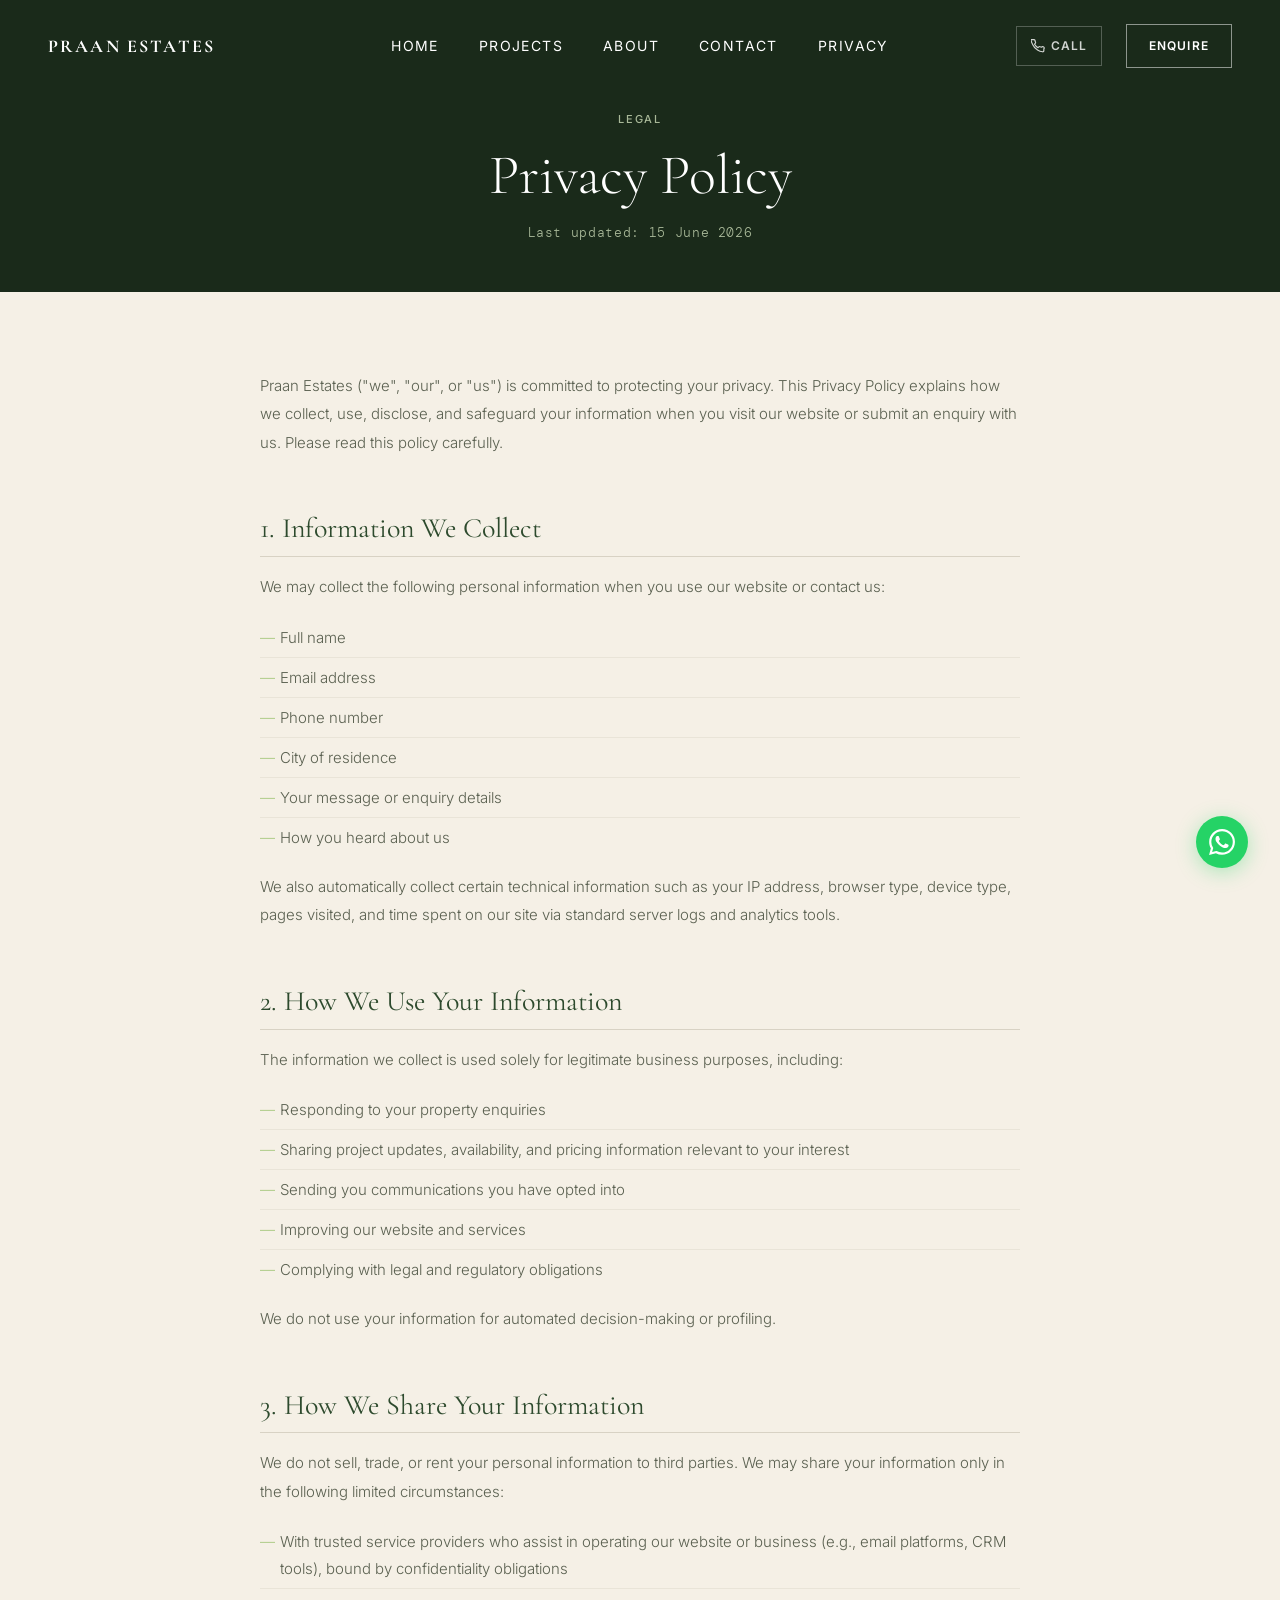
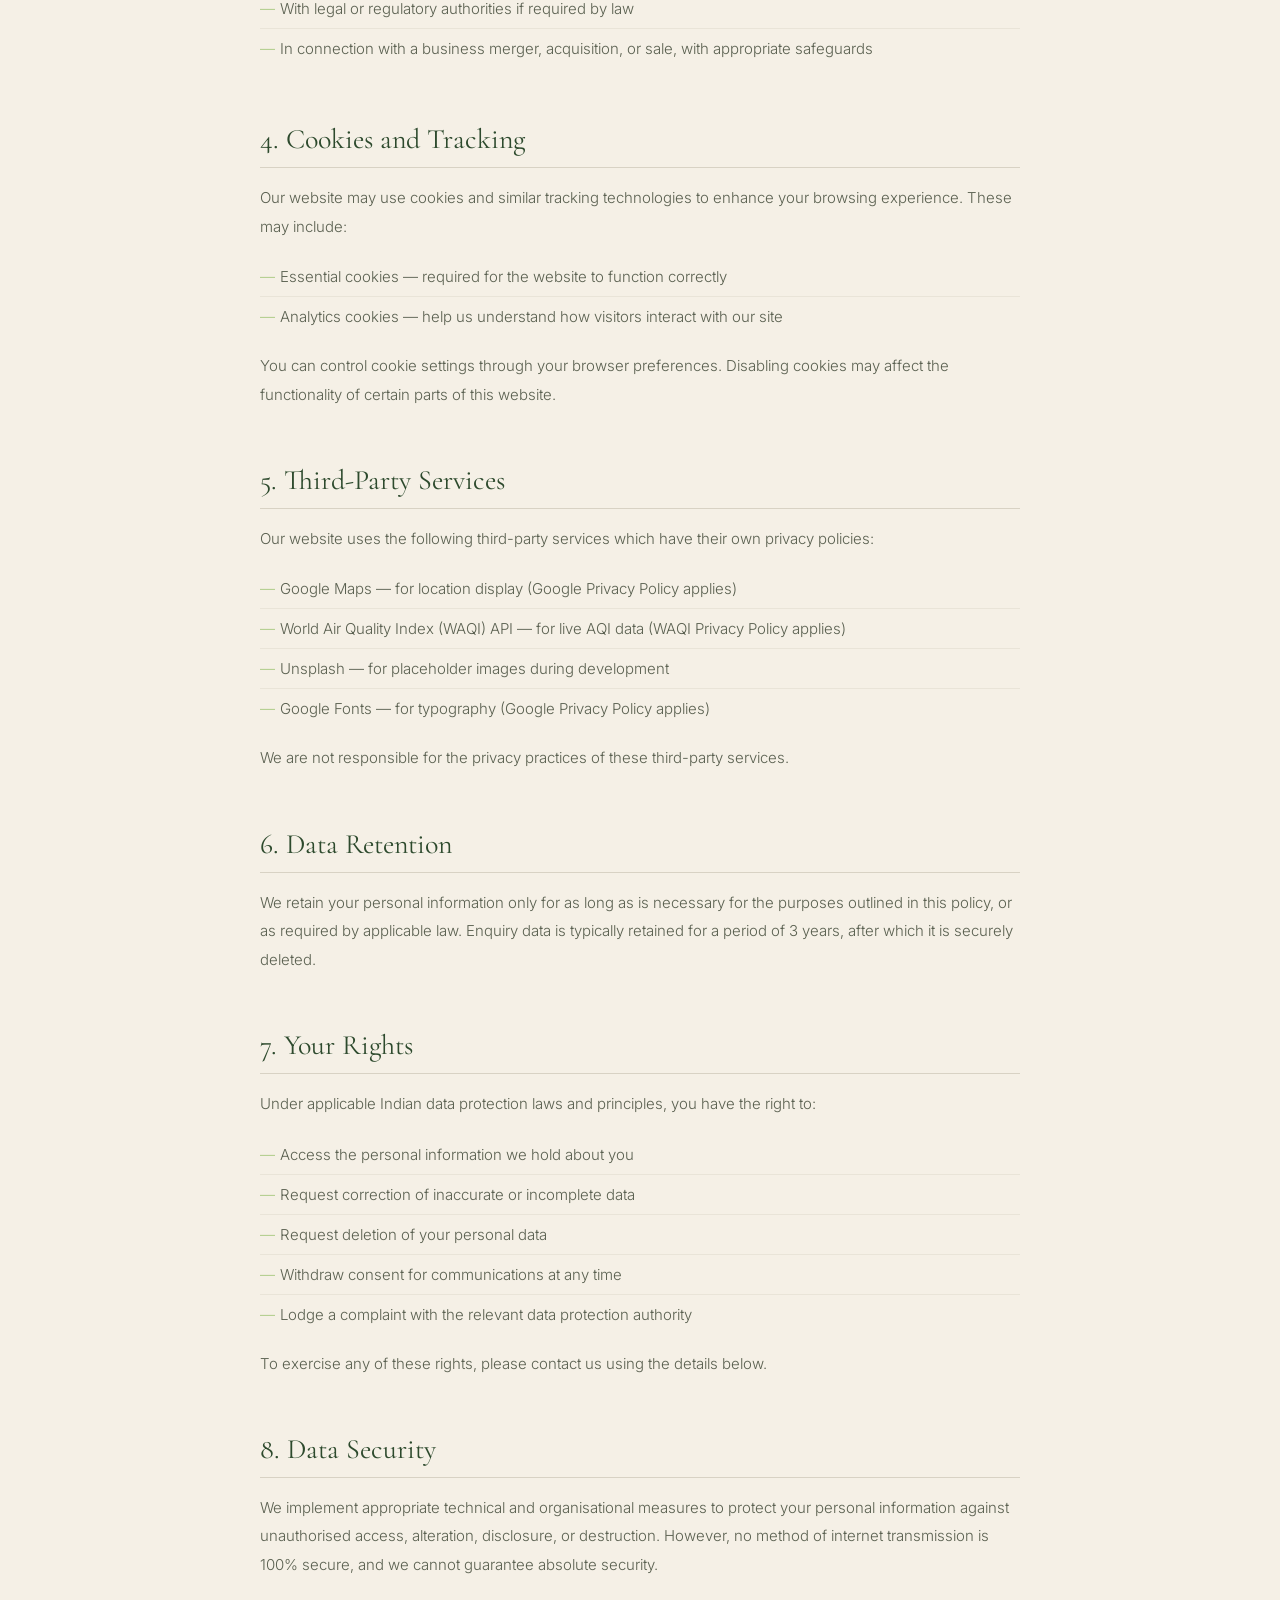
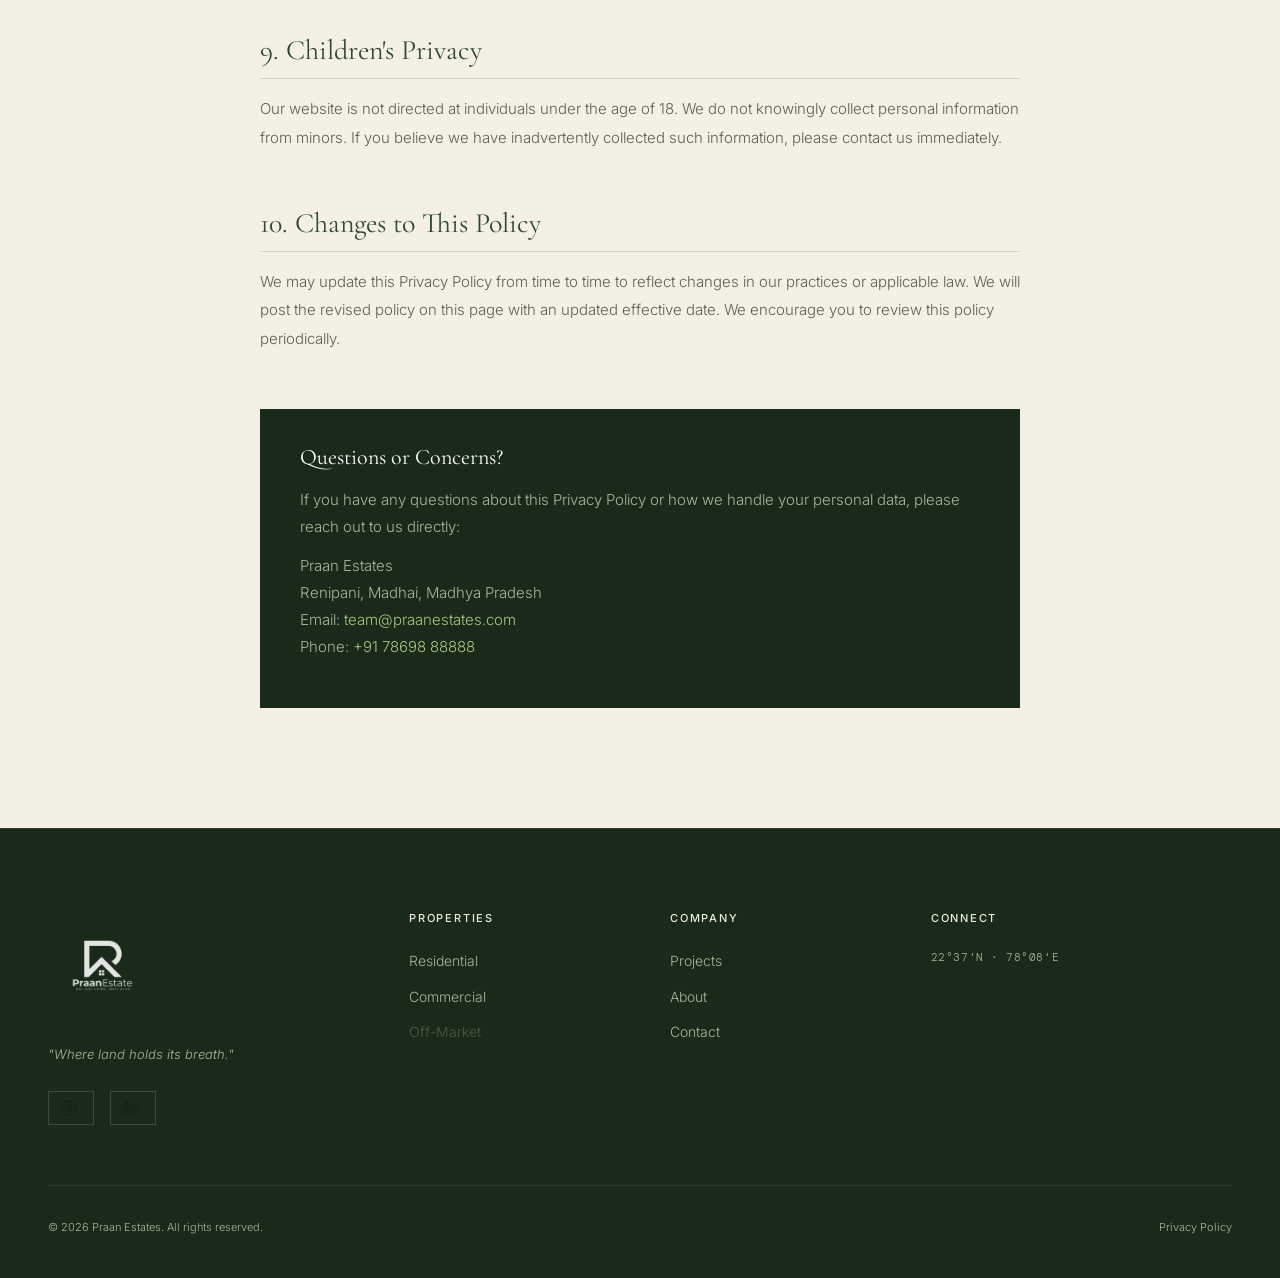
<file: privacy-policy.html>
<!DOCTYPE html>
<html lang="en">
<head>
  <meta charset="UTF-8">
  <meta name="viewport" content="width=device-width, initial-scale=1.0">
  <title>Privacy Policy — Praan Estates</title>
  <meta name="description" content="Privacy Policy for Praan Estates — how we collect, use, and protect your personal information.">
  <link rel="icon" type="image/png" href="assets/images/Praan_Estates_Logo-removebg-preview.png">
  <link rel="preconnect" href="https://images.unsplash.com">
  <link rel="dns-prefetch" href="https://images.unsplash.com">
  <link rel="stylesheet" href="css/variables.css">
  <link rel="stylesheet" href="css/reset.css">
  <link rel="stylesheet" href="css/main.css">
  <style>
    .policy-hero {
      background: var(--forest-deep);
      padding: 110px 0 48px;
      text-align: center;
    }

    .policy-hero .eyebrow { color: var(--text-on-dark-2); }

    .policy-hero h1 {
      font-family: var(--font-display);
      font-size: 56px;
      font-weight: 300;
      color: white;
      line-height: 1.05;
      margin-top: 12px;
    }

    .policy-meta {
      font-size: 13px;
      color: var(--text-on-dark-2);
      margin-top: 16px;
      font-family: var(--font-mono);
      letter-spacing: 0.05em;
      max-width: none;
    }

    .policy-body {
      background: var(--ivory);
      padding: 80px 0 120px;
    }

    .policy-content {
      max-width: 760px;
      margin: 0 auto;
    }

    .policy-section {
      margin-bottom: 56px;
    }

    .policy-section h2 {
      font-family: var(--font-display);
      font-size: 28px;
      font-weight: 400;
      color: var(--forest-mid);
      margin-bottom: 16px;
      padding-bottom: 12px;
      border-bottom: 1px solid var(--border-light);
    }

    .policy-section p {
      font-size: 15px;
      line-height: 1.9;
      color: var(--text-secondary);
      margin-bottom: 16px;
      max-width: none;
    }

    .policy-section ul {
      list-style: none;
      margin: 12px 0 16px;
    }

    .policy-section ul li {
      font-size: 15px;
      line-height: 1.8;
      color: var(--text-secondary);
      padding: 6px 0 6px 20px;
      border-bottom: 1px solid rgba(216,210,196,0.4);
      position: relative;
    }

    .policy-section ul li::before {
      content: '—';
      position: absolute;
      left: 0;
      color: var(--moss);
    }

    .policy-section ul li:last-child { border-bottom: none; }

    .policy-contact-box {
      background: var(--forest-deep);
      padding: 36px 40px;
      margin-top: 48px;
    }

    .policy-contact-box p {
      color: var(--text-on-dark-2);
      font-size: 15px;
      line-height: 1.8;
      max-width: none;
      margin-bottom: 12px;
    }

    .policy-contact-box a {
      color: var(--moss);
      text-decoration: none;
      transition: color 0.3s;
    }

    .policy-contact-box a:hover { color: var(--canopy); }

    .policy-contact-box h3 {
      font-family: var(--font-display);
      font-size: 22px;
      font-weight: 400;
      color: white;
      margin-bottom: 16px;
    }

    @media (max-width: 768px) {
      .policy-hero { padding: 100px 0 36px; }
      .policy-hero h1 { font-size: 36px; }
      .policy-content { padding: 0; }
      .policy-contact-box { padding: 28px 24px; }
    }
  </style>
</head>
<body>

<div id="page-loader"><span class="loader-logo">Praan Estates</span><div class="loader-bar-wrap"><div class="loader-bar"></div></div></div>

<!-- Scroll progress bar -->
<div class="scroll-progress" role="progressbar" aria-hidden="true"></div>

<!-- ===== NAVBAR ===== -->
<nav class="navbar scrolled" role="navigation" aria-label="Main navigation">
  <a href="index.html" class="nav-logo">Praan Estates</a>

  <ul class="nav-links">
    <li><a href="index.html">Home</a></li>
    <li class="nav-dropdown">
      <a href="project-0aqi.html">Projects</a>
      <div class="nav-dropdown-menu">
        <a href="project-0aqi.html">Forest — 0 AQI Eco Retreat</a>
        <a href="#" style="opacity:0.45;pointer-events:none">Commercial — Coming Soon</a>
      </div>
    </li>
    <li><a href="index.html#about">About</a></li>
    <li><a href="index.html#contact">Contact</a></li>
    <li><a href="privacy-policy.html">Privacy</a></li>
  </ul>

  <div class="nav-right">
    <a href="tel:+917869888888" class="nav-call-btn" aria-label="Call us">
      <svg width="14" height="14" viewBox="0 0 24 24" fill="none" stroke="currentColor" stroke-width="2" stroke-linecap="round" stroke-linejoin="round"><path d="M22 16.92v3a2 2 0 01-2.18 2 19.79 19.79 0 01-8.63-3.07A19.5 19.5 0 013.07 9.81a19.79 19.79 0 01-3.07-8.68A2 2 0 012 .99h3a2 2 0 012 1.72c.127.96.362 1.903.7 2.81a2 2 0 01-.45 2.11L6.09 8.91a16 16 0 006 6l1.27-1.27a2 2 0 012.11-.45c.907.339 1.85.573 2.81.7A2 2 0 0122 16.92z"/></svg>
      Call
    </a>
    <a href="index.html#contact" class="btn-enquire">Enquire</a>
  </div>

  <button class="hamburger" aria-label="Open menu" aria-expanded="false">
    <span></span><span></span><span></span>
  </button>
</nav>

<!-- Mobile menu -->
<div class="mobile-menu" role="dialog" aria-modal="true" aria-label="Navigation menu">
  <a href="index.html">Home</a>
  <a href="index.html#projects">Projects</a>
  <a href="index.html#about">About</a>
  <a href="index.html#contact">Contact</a>
  <a href="privacy-policy.html">Privacy</a>
  <div class="mobile-menu-footer">
    <a href="tel:+917869888888" class="nav-call-btn" style="margin-bottom:12px" aria-label="Call us">
      <svg width="14" height="14" viewBox="0 0 24 24" fill="none" stroke="currentColor" stroke-width="2" stroke-linecap="round" stroke-linejoin="round"><path d="M22 16.92v3a2 2 0 01-2.18 2 19.79 19.79 0 01-8.63-3.07A19.5 19.5 0 013.07 9.81a19.79 19.79 0 01-3.07-8.68A2 2 0 012 .99h3a2 2 0 012 1.72c.127.96.362 1.903.7 2.81a2 2 0 01-.45 2.11L6.09 8.91a16 16 0 006 6l1.27-1.27a2 2 0 012.11-.45c.907.339 1.85.573 2.81.7A2 2 0 0122 16.92z"/></svg>
      Call
    </a>
    <a href="index.html#contact" class="btn-dark" style="display:inline-flex;margin-top:8px">Enquire →</a>
  </div>
</div>

<!-- ===== HERO ===== -->
<div class="policy-hero">
  <div class="container">
    <span class="eyebrow">Legal</span>
    <h1>Privacy Policy</h1>
    <p class="policy-meta">Last updated: 15 June 2026</p>
  </div>
</div>

<!-- ===== BODY ===== -->
<div class="policy-body">
  <div class="container">
    <div class="policy-content">

      <div class="policy-section">
        <p>Praan Estates ("we", "our", or "us") is committed to protecting your privacy. This Privacy Policy explains how we collect, use, disclose, and safeguard your information when you visit our website or submit an enquiry with us. Please read this policy carefully.</p>
      </div>

      <div class="policy-section">
        <h2>1. Information We Collect</h2>
        <p>We may collect the following personal information when you use our website or contact us:</p>
        <ul>
          <li>Full name</li>
          <li>Email address</li>
          <li>Phone number</li>
          <li>City of residence</li>
          <li>Your message or enquiry details</li>
          <li>How you heard about us</li>
        </ul>
        <p>We also automatically collect certain technical information such as your IP address, browser type, device type, pages visited, and time spent on our site via standard server logs and analytics tools.</p>
      </div>

      <div class="policy-section">
        <h2>2. How We Use Your Information</h2>
        <p>The information we collect is used solely for legitimate business purposes, including:</p>
        <ul>
          <li>Responding to your property enquiries</li>
          <li>Sharing project updates, availability, and pricing information relevant to your interest</li>
          <li>Sending you communications you have opted into</li>
          <li>Improving our website and services</li>
          <li>Complying with legal and regulatory obligations</li>
        </ul>
        <p>We do not use your information for automated decision-making or profiling.</p>
      </div>

      <div class="policy-section">
        <h2>3. How We Share Your Information</h2>
        <p>We do not sell, trade, or rent your personal information to third parties. We may share your information only in the following limited circumstances:</p>
        <ul>
          <li>With trusted service providers who assist in operating our website or business (e.g., email platforms, CRM tools), bound by confidentiality obligations</li>
          <li>With legal or regulatory authorities if required by law</li>
          <li>In connection with a business merger, acquisition, or sale, with appropriate safeguards</li>
        </ul>
      </div>

      <div class="policy-section">
        <h2>4. Cookies and Tracking</h2>
        <p>Our website may use cookies and similar tracking technologies to enhance your browsing experience. These may include:</p>
        <ul>
          <li>Essential cookies — required for the website to function correctly</li>
          <li>Analytics cookies — help us understand how visitors interact with our site</li>
        </ul>
        <p>You can control cookie settings through your browser preferences. Disabling cookies may affect the functionality of certain parts of this website.</p>
      </div>

      <div class="policy-section">
        <h2>5. Third-Party Services</h2>
        <p>Our website uses the following third-party services which have their own privacy policies:</p>
        <ul>
          <li>Google Maps — for location display (Google Privacy Policy applies)</li>
          <li>World Air Quality Index (WAQI) API — for live AQI data (WAQI Privacy Policy applies)</li>
          <li>Unsplash — for placeholder images during development</li>
          <li>Google Fonts — for typography (Google Privacy Policy applies)</li>
        </ul>
        <p>We are not responsible for the privacy practices of these third-party services.</p>
      </div>

      <div class="policy-section">
        <h2>6. Data Retention</h2>
        <p>We retain your personal information only for as long as is necessary for the purposes outlined in this policy, or as required by applicable law. Enquiry data is typically retained for a period of 3 years, after which it is securely deleted.</p>
      </div>

      <div class="policy-section">
        <h2>7. Your Rights</h2>
        <p>Under applicable Indian data protection laws and principles, you have the right to:</p>
        <ul>
          <li>Access the personal information we hold about you</li>
          <li>Request correction of inaccurate or incomplete data</li>
          <li>Request deletion of your personal data</li>
          <li>Withdraw consent for communications at any time</li>
          <li>Lodge a complaint with the relevant data protection authority</li>
        </ul>
        <p>To exercise any of these rights, please contact us using the details below.</p>
      </div>

      <div class="policy-section">
        <h2>8. Data Security</h2>
        <p>We implement appropriate technical and organisational measures to protect your personal information against unauthorised access, alteration, disclosure, or destruction. However, no method of internet transmission is 100% secure, and we cannot guarantee absolute security.</p>
      </div>

      <div class="policy-section">
        <h2>9. Children's Privacy</h2>
        <p>Our website is not directed at individuals under the age of 18. We do not knowingly collect personal information from minors. If you believe we have inadvertently collected such information, please contact us immediately.</p>
      </div>

      <div class="policy-section">
        <h2>10. Changes to This Policy</h2>
        <p>We may update this Privacy Policy from time to time to reflect changes in our practices or applicable law. We will post the revised policy on this page with an updated effective date. We encourage you to review this policy periodically.</p>
      </div>

      <div class="policy-contact-box">
        <h3>Questions or Concerns?</h3>
        <p>If you have any questions about this Privacy Policy or how we handle your personal data, please reach out to us directly:</p>
        <p>
          Praan Estates<br>
          Renipani, Madhai, Madhya Pradesh<br>
          Email: <a href="mailto:team@praanestates.com">team@praanestates.com</a><br>
          Phone: <a href="tel:+917869888888">+91 78698 88888</a>
        </p>
      </div>

    </div>
  </div>
</div>

<!-- ===== FOOTER ===== -->
<footer class="footer" aria-label="Site footer">
  <div class="container">
    <div class="footer-grid">
      <div>
        <div class="footer-logo">
          <img src="assets/images/Praan_Estates_Logo-removebg-preview.png" alt="Praan Estates" class="footer-logo-img">
        </div>
        <p class="footer-tagline">"Where land holds its breath."</p>
        <div class="footer-socials">
          <a href="#" class="footer-social-link" aria-label="Instagram">
            <svg viewBox="0 0 24 24" fill="none" stroke="currentColor" stroke-width="1.5" stroke-linecap="round" stroke-linejoin="round">
              <rect x="2" y="2" width="20" height="20" rx="5" ry="5"/>
              <circle cx="12" cy="12" r="4.5"/>
              <circle cx="17.5" cy="6.5" r="0.5" fill="currentColor"/>
            </svg>
          </a>
          <a href="#" class="footer-social-link" aria-label="LinkedIn">
            <svg viewBox="0 0 24 24" fill="none" stroke="currentColor" stroke-width="1.5" stroke-linecap="round" stroke-linejoin="round">
              <path d="M16 8a6 6 0 016 6v7h-4v-7a2 2 0 00-2-2 2 2 0 00-2 2v7h-4v-7a6 6 0 016-6z"/>
              <rect x="2" y="9" width="4" height="12"/>
              <circle cx="4" cy="4" r="2"/>
            </svg>
          </a>
        </div>
      </div>

      <div>
        <div class="footer-col-heading">Properties</div>
        <nav class="footer-links">
          <a href="#">Residential</a>
          <a href="#">Commercial</a>
          <a class="muted" href="#">Off-Market</a>
        </nav>
      </div>

      <div>
        <div class="footer-col-heading">Company</div>
        <nav class="footer-links">
          <a href="project-0aqi.html">Projects</a>
          <a href="index.html#about">About</a>
          <a href="index.html#contact">Contact</a>
        </nav>
      </div>

      <div>
        <div class="footer-col-heading">Connect</div>
        <p class="footer-gps">22°37'N · 78°08'E</p>
      </div>
    </div>

    <div class="footer-bottom">
      <p>© 2026 Praan Estates. All rights reserved.</p>
      <div class="footer-legal">
        <a href="privacy-policy.html">Privacy Policy</a>
      </div>
    </div>
  </div>
</footer>

<!-- WhatsApp sticky -->
<a href="https://wa.me/917869888888" class="whatsapp-float" target="_blank" rel="noopener" aria-label="Chat on WhatsApp">
  <span class="whatsapp-icon">
    <svg viewBox="0 0 24 24" xmlns="http://www.w3.org/2000/svg">
      <path d="M17.472 14.382c-.297-.149-1.758-.867-2.03-.967-.273-.099-.471-.148-.67.15-.197.297-.767.966-.94 1.164-.173.199-.347.223-.644.075-.297-.15-1.255-.463-2.39-1.475-.883-.788-1.48-1.761-1.653-2.059-.173-.297-.018-.458.13-.606.134-.133.298-.347.446-.52.149-.174.198-.298.298-.497.099-.198.05-.371-.025-.52-.075-.149-.669-1.612-.916-2.207-.242-.579-.487-.5-.669-.51-.173-.008-.371-.01-.57-.01-.198 0-.52.074-.792.372-.272.297-1.04 1.016-1.04 2.479 0 1.462 1.065 2.875 1.213 3.074.149.198 2.096 3.2 5.077 4.487.709.306 1.262.489 1.694.625.712.227 1.36.195 1.871.118.571-.085 1.758-.719 2.006-1.413.248-.694.248-1.289.173-1.413-.074-.124-.272-.198-.57-.347m-5.421 7.403h-.004a9.87 9.87 0 01-5.031-1.378l-.361-.214-3.741.982.998-3.648-.235-.374a9.86 9.86 0 01-1.51-5.26c.001-5.45 4.436-9.884 9.888-9.884 2.64 0 5.122 1.03 6.988 2.898a9.825 9.825 0 012.893 6.994c-.003 5.45-4.437 9.884-9.885 9.884m8.413-18.297A11.815 11.815 0 0012.05 0C5.495 0 .16 5.335.157 11.892c0 2.096.547 4.142 1.588 5.945L.057 24l6.305-1.654a11.882 11.882 0 005.683 1.448h.005c6.554 0 11.89-5.335 11.893-11.893a11.821 11.821 0 00-3.48-8.413z"/>
    </svg>
  </span>
  <span class="whatsapp-label">Chat with us</span>
</a>

<script src="js/main.js"></script>
</body>
</html>
</file>
<file: css/variables.css>
@import url('https://fonts.googleapis.com/css2?family=Cormorant+Garamond:ital,wght@0,300;0,400;0,500;1,300;1,400&family=Inter:wght@300;400;500&family=DM+Mono:wght@400;500&display=swap');

:root {
  /* Backgrounds */
  --ivory:        #F5F0E6;
  --ivory-dark:   #EDE8DC;
  --ivory-deeper: #E2DDD0;

  /* Forest greens */
  --forest-deep:  #1A2A1A;
  --forest-mid:   #2D4A2D;
  --forest-light: #4A7A3A;
  --canopy:       #7AAA50;
  --moss:         #A8C880;

  /* Text */
  --text-primary:   #1A1C18;
  --text-secondary: #5A6050;
  --text-muted:     #8A9080;
  --text-on-dark:   #F0ECE0;
  --text-on-dark-2: #A8B898;

  /* Accent */
  --accent:       #2D4A2D;
  --accent-hover: #1A2A1A;
  --accent-light: #EAF0E0;

  /* Borders */
  --border-light: #D8D2C4;
  --border-mid:   #B8B0A0;

  /* Typography */
  --font-display: 'Cormorant Garamond', Georgia, serif;
  --font-body:    'Inter', -apple-system, sans-serif;
  --font-mono:    'DM Mono', monospace;

  /* Spacing */
  --section-pad: 120px;
  --container-max: 1400px;
  --container-pad: 48px;
}
</file>
<file: css/main.css>
/* ===== PAGE LOADER ===== */
#page-loader {
  position: fixed;
  inset: 0;
  z-index: 9999;
  background: rgba(0,0,0,0.18);
  backdrop-filter: blur(8px);
  -webkit-backdrop-filter: blur(8px);
  display: flex;
  flex-direction: column;
  align-items: center;
  justify-content: center;
  gap: 20px;
  transition: opacity 0.35s ease;
}

#page-loader.hide {
  opacity: 0;
  pointer-events: none;
}

.loader-logo {
  font-family: 'Cormorant Garamond', serif;
  font-size: 22px;
  font-weight: 700;
  letter-spacing: 0.2em;
  text-transform: uppercase;
  color: white;
  opacity: 0;
  animation: loaderFadeIn 0.3s ease 0.1s forwards;
}

.loader-bar-wrap {
  width: 60px;
  height: 1px;
  background: rgba(255,255,255,0.15);
  overflow: hidden;
}

.loader-bar {
  height: 100%;
  width: 0%;
  background: #a8c880;
  animation: loaderBar 0.55s ease forwards;
}

@keyframes loaderFadeIn {
  to { opacity: 1; }
}

@keyframes loaderBar {
  to { width: 100%; }
}

/* ===== LAYOUT ===== */
.container {
  max-width: var(--container-max);
  margin: 0 auto;
  padding: 0 var(--container-pad);
}

/* ===== NAVBAR ===== */
.navbar {
  position: fixed;
  top: 0;
  left: 0;
  right: 0;
  z-index: 1000;
  padding: 24px 48px;
  display: flex;
  align-items: center;
  justify-content: space-between;
  transition: background 0.4s ease, padding 0.4s ease, backdrop-filter 0.4s ease;
}

.navbar.scrolled {
  background: var(--forest-deep);
  padding: 16px 48px;
  backdrop-filter: none;
}

.nav-logo {
  font-family: var(--font-display);
  font-size: 18px;
  font-weight: 700;
  letter-spacing: 0.12em;
  color: white;
  transition: color 0.4s;
  text-transform: uppercase;
  display: flex;
  align-items: center;
}

.nav-logo-img {
  height: 100px;
  width: auto;
  filter: brightness(0) invert(1);
  opacity: 0.95;
  transition: opacity 0.3s;
}

.nav-logo:hover .nav-logo-img { opacity: 1; }

.navbar.scrolled .nav-logo {
  color: var(--text-on-dark);
}

.navbar.scrolled .nav-logo-img {
  filter: brightness(0) invert(1);
  opacity: 1;
}

.nav-links {
  display: flex;
  gap: 40px;
  align-items: center;
  position: absolute;
  left: 50%;
  transform: translateX(-50%);
}

.nav-links a {
  font-size: 14px;
  font-weight: 400;
  letter-spacing: 0.1em;
  text-transform: uppercase;
  color: white;
  transition: color 0.3s;
  position: relative;
}

.nav-links a::after {
  content: '';
  position: absolute;
  bottom: -2px;
  left: 0;
  width: 0;
  height: 1px;
  background: var(--moss);
  transition: width 0.3s ease;
}

.nav-links a:hover::after { width: 100%; }
.nav-links a:hover { color: white; }

.navbar.scrolled .nav-links a {
  color: var(--text-on-dark);
}

.navbar.scrolled .nav-links a:hover {
  color: var(--text-on-dark);
}

/* Dropdown */
.nav-dropdown {
  position: relative;
}

.nav-dropdown-menu {
  position: absolute;
  top: calc(100% + 16px);
  left: 50%;
  transform: translateX(-50%);
  background: var(--forest-deep);
  border: 1px solid rgba(255,255,255,0.1);
  min-width: 160px;
  padding: 8px 0;
  opacity: 0;
  visibility: hidden;
  transition: opacity 0.3s, visibility 0.3s, transform 0.3s;
  transform: translateX(-50%) translateY(-8px);
}

.nav-dropdown:hover .nav-dropdown-menu {
  opacity: 1;
  visibility: visible;
  transform: translateX(-50%) translateY(0);
}

.nav-dropdown-menu a {
  display: block;
  padding: 10px 20px;
  font-size: 12px;
  font-weight: 600;
  letter-spacing: 0.08em;
  color: var(--text-on-dark-2);
  transition: color 0.2s, background 0.2s;
}

.nav-dropdown-menu a:hover {
  color: var(--text-on-dark);
  background: rgba(255,255,255,0.05);
}

.nav-right {
  display: flex;
  align-items: center;
  gap: 24px;
}

.nav-phone {
  font-family: var(--font-mono);
  font-size: 13px;
  color: rgba(255,255,255,0.7);
  transition: color 0.4s;
}

.navbar.scrolled .nav-phone {
  color: var(--text-on-dark-2);
}

.nav-call-btn {
  display: inline-flex;
  align-items: center;
  gap: 6px;
  font-size: 12px;
  font-weight: 600;
  letter-spacing: 0.08em;
  text-transform: uppercase;
  color: rgba(255,255,255,0.8);
  font-family: var(--font-body);
  padding: 8px 14px;
  border: 1px solid rgba(255,255,255,0.25);
  transition: all 0.3s;
}

.nav-call-btn:hover {
  color: white;
  border-color: rgba(255,255,255,0.6);
}

.navbar.scrolled .nav-call-btn {
  color: var(--text-on-dark-2);
  border-color: rgba(255,255,255,0.15);
}

.navbar.scrolled .nav-call-btn:hover {
  color: var(--moss);
  border-color: var(--moss);
}

.footer-phone {
  display: block;
  font-family: var(--font-mono);
  font-size: 14px;
  color: var(--text-on-dark);
  letter-spacing: 0.05em;
  transition: color 0.3s;
  max-width: none;
  margin-bottom: 4px;
}

.footer-phone:hover { color: var(--moss); }

.btn-enquire {
  font-size: 12px;
  letter-spacing: 0.1em;
  font-weight: 600;
  padding: 10px 22px;
  border: 1px solid rgba(255,255,255,0.5);
  color: white;
  transition: all 0.3s;
  text-transform: uppercase;
  font-family: var(--font-body);
}

.btn-enquire:hover {
  background: white;
  color: var(--forest-deep);
  border-color: white;
}

.navbar.scrolled .btn-enquire {
  border-color: var(--moss);
  color: var(--moss);
}

.navbar.scrolled .btn-enquire:hover {
  background: var(--moss);
  color: var(--forest-deep);
}

/* Hamburger */
.hamburger {
  display: none;
  flex-direction: column;
  gap: 5px;
  cursor: pointer;
  padding: 4px;
}

.hamburger span {
  display: block;
  width: 24px;
  height: 1.5px;
  background: white;
  transition: all 0.3s;
}

.hamburger.active span:nth-child(1) {
  transform: translateY(6.5px) rotate(45deg);
}

.hamburger.active span:nth-child(2) {
  opacity: 0;
}

.hamburger.active span:nth-child(3) {
  transform: translateY(-6.5px) rotate(-45deg);
}

/* Mobile Menu */
.mobile-menu {
  position: fixed;
  inset: 0;
  background: var(--forest-deep);
  z-index: 999;
  display: flex;
  flex-direction: column;
  justify-content: center;
  align-items: center;
  text-align: center;
  padding: 72px 32px;
  opacity: 0;
  visibility: hidden;
  transition: opacity 0.4s, visibility 0.4s;
}

.mobile-menu.open {
  opacity: 1;
  visibility: visible;
}

.mobile-menu a {
  font-family: var(--font-body);
  font-size: 15px;
  font-weight: 600;
  letter-spacing: 0.1em;
  text-transform: uppercase;
  color: var(--text-on-dark);
  margin-bottom: 20px;
  transition: color 0.3s;
}

.mobile-menu a:hover { color: var(--moss); }

.mobile-menu-footer {
  position: absolute;
  bottom: 36px;
  left: 32px;
  right: 32px;
  border-top: 1px solid rgba(255,255,255,0.08);
  padding-top: 20px;
  text-align: center;
}

.mobile-menu-footer .nav-phone {
  font-size: 13px;
  margin-bottom: 12px;
}

.mobile-menu-footer .nav-call-btn {
  color: rgba(255,255,255,0.85);
  border-color: rgba(255,255,255,0.3);
  display: inline-flex;
}

/* Scroll Progress */
.scroll-progress {
  position: fixed;
  top: 0;
  left: 0;
  height: 2px;
  background: var(--canopy);
  width: 0%;
  z-index: 1001;
  transition: width 0.1s linear;
}

/* ===== TYPOGRAPHY HELPERS ===== */
.eyebrow {
  font-family: var(--font-body);
  font-size: 11px;
  font-weight: 500;
  letter-spacing: 0.18em;
  text-transform: uppercase;
  color: var(--text-muted);
  display: block;
  margin-bottom: 16px;
}

.eyebrow-dark {
  color: var(--moss);
  text-shadow: 0 2px 12px rgba(0,0,0,0.6);
}

.section-heading {
  font-family: var(--font-display);
  font-size: 52px;
  font-weight: 300;
  font-style: italic;
  line-height: 1.1;
  color: var(--forest-mid);
}

.section-heading.light { color: var(--text-on-dark); text-shadow: 0 2px 20px rgba(0,0,0,0.7); }

.section-body {
  font-size: 17px;
  font-weight: 300;
  line-height: 1.8;
  color: var(--text-secondary);
  max-width: 600px;
}

.section-body.dark { color: var(--text-on-dark-2); }

/* ===== BUTTONS ===== */
.btn-primary {
  display: inline-flex;
  align-items: center;
  gap: 8px;
  background: var(--ivory);
  color: var(--forest-deep);
  font-family: var(--font-body);
  font-size: 13px;
  font-weight: 500;
  letter-spacing: 0.08em;
  padding: 0 28px;
  height: 48px;
  border-radius: 2px;
  transition: all 0.3s;
  text-transform: uppercase;
}

.btn-primary:hover {
  background: white;
  color: var(--forest-deep);
}

.btn-secondary {
  display: inline-flex;
  align-items: center;
  gap: 8px;
  background: transparent;
  color: white;
  font-family: var(--font-body);
  font-size: 13px;
  font-weight: 500;
  letter-spacing: 0.08em;
  padding: 0 28px;
  height: 48px;
  border: 1px solid rgba(255,255,255,0.5);
  border-radius: 2px;
  transition: all 0.3s;
  text-transform: uppercase;
}

.btn-secondary:hover {
  background: rgba(255,255,255,0.1);
  border-color: white;
}

.btn-dark {
  display: inline-flex;
  align-items: center;
  gap: 8px;
  background: var(--accent);
  color: var(--text-on-dark);
  font-family: var(--font-body);
  font-size: 13px;
  font-weight: 500;
  letter-spacing: 0.08em;
  padding: 0 28px;
  height: 48px;
  border-radius: 2px;
  transition: all 0.3s;
  text-transform: uppercase;
}

.btn-dark:hover { background: var(--accent-hover); }

/* ===== STATS ROW ===== */
.stats-section {
  position: relative;
  padding: 80px 0;
  background: var(--forest-deep);
}

.stats-section::before {
  display: none;
  content: '';
  position: absolute;
  inset: 0;
  z-index: -1;
}

.stats-grid {
  display: grid;
  grid-template-columns: repeat(4, 1fr);
}

.stat-item {
  padding: 20px 40px;
  border-right: 1px solid rgba(255,255,255,0.1);
  text-align: center;
}

.stat-item:last-child { border-right: none; }

.stat-number {
  font-family: var(--font-mono);
  font-size: 64px;
  font-weight: 400;
  color: var(--moss);
  line-height: 1;
  display: block;
  margin-bottom: 12px;
  text-shadow: 0 2px 12px rgba(0,0,0,0.5);
}

.stat-label {
  font-family: var(--font-body);
  font-size: 11px;
  font-weight: 400;
  letter-spacing: 0.14em;
  text-transform: uppercase;
  color: rgba(255,255,255,0.9);
  display: block;
  text-shadow: 0 1px 6px rgba(0,0,0,0.6);
}

/* ===== SECTIONS ===== */
.section-pad {
  padding: var(--section-pad) 0;
}

/* ===== BRAND STATEMENT ===== */
.brand-section {
  position: relative;
  padding: 120px 0;
  text-align: center;
  background-image: url('https://images.unsplash.com/photo-1600585154340-be6161a56a0c?w=1200&q=60&fit=crop&auto=format&fm=webp');
  background-size: cover;
  background-position: center;
  background-attachment: fixed;
}

.brand-section::before {
  content: '';
  position: absolute;
  inset: 0;
  background: rgba(6, 12, 6, 0.38);
  z-index: 0;
}

.brand-section .container {
  position: relative;
  z-index: 1;
}


.brand-split {
  display: grid;
  grid-template-columns: 1fr 1fr;
  min-height: 600px;
}

.brand-split-text {
  padding: 100px 72px 100px 72px;
  display: flex;
  flex-direction: column;
  justify-content: center;
  max-width: 640px;
}

.brand-split-img {
  position: relative;
  overflow: hidden;
}

.brand-split-img img {
  width: 100%;
  height: 100%;
  object-fit: cover;
  display: block;
}

.brand-content {
  max-width: 860px;
  margin: 0 auto;
}

.brand-content .section-body {
  margin: 24px auto 0;
  text-align: center;
}

.brand-section .eyebrow,
.brand-section .section-heading,
.brand-section .section-body,
.brand-section .brand-vertical-label,
.brand-section .brand-vertical-desc {
  color: white;
  text-shadow: 0 2px 24px rgba(0,0,0,0.7);
}

.brand-section .brand-verticals {
  border-top-color: rgba(255,255,255,0.2);
}

.brand-section .brand-vertical:first-child {
  border-right-color: rgba(255,255,255,0.2);
}

.projects-section .eyebrow,
.projects-section .section-heading,
.projects-section .section-body {
  color: white;
  text-shadow: 0 2px 16px rgba(0,0,0,0.55);
}

.brand-verticals {
  display: grid;
  grid-template-columns: 1fr 1fr;
  gap: 0;
  margin-top: 64px;
  border-top: 1px solid var(--border-light);
}

.brand-vertical {
  padding: 40px;
  text-align: left;
}

.brand-vertical:first-child {
  border-right: 1px solid var(--border-light);
}

.brand-vertical-label {
  font-family: var(--font-body);
  font-size: 11px;
  font-weight: 500;
  letter-spacing: 0.18em;
  text-transform: uppercase;
  color: var(--text-muted);
  margin-bottom: 8px;
}

.brand-vertical-desc {
  font-family: var(--font-display);
  font-size: 22px;
  font-weight: 300;
  color: var(--forest-mid);
}

/* ===== PROJECTS SECTION ===== */
.projects-section > .container {
  position: relative;
  z-index: 2;
}

.projects-section {
  position: relative;
  padding: 120px 0;
  background-image: url('https://images.unsplash.com/photo-1777914467433-684a0f2c724b?w=1200&q=60&fit=crop&auto=format&fm=webp');
  background-size: cover;
  background-position: center;
  background-attachment: fixed;
}

.projects-section::before {
  content: '';
  position: absolute;
  inset: 0;
  background: rgba(6, 12, 6, 0.55);
  z-index: 0;
}

.projects-header {
  margin-bottom: 64px;
}

.projects-grid {
  display: grid;
  grid-template-columns: repeat(2, 1fr);
  gap: 2px;
}

.project-card {
  position: relative;
  overflow: hidden;
  cursor: pointer;
  display: block;
}

.project-card-img-wrap {
  height: 480px;
  overflow: hidden;
  position: relative;
}

.project-card-img-wrap img {
  width: 100%;
  height: 100%;
  object-fit: cover;
  transition: transform 0.7s cubic-bezier(0.16, 1, 0.3, 1);
}

.project-card:hover .project-card-img-wrap img {
  transform: scale(1.05);
}

.project-card-overlay {
  position: absolute;
  inset: 0;
  background: linear-gradient(to top, rgba(10,16,10,0.85) 0%, rgba(10,16,10,0.3) 50%, rgba(10,16,10,0.1) 100%);
  pointer-events: none;
}

.project-card-tag {
  position: absolute;
  top: 24px;
  left: 24px;
  font-family: var(--font-body);
  font-size: 10px;
  font-weight: 500;
  letter-spacing: 0.16em;
  text-transform: uppercase;
  color: var(--text-on-dark-2);
  background: rgba(10,16,10,0.6);
  padding: 6px 12px;
  backdrop-filter: blur(4px);
  border: 1px solid rgba(255,255,255,0.1);
}

.project-card-content {
  position: absolute;
  bottom: 0;
  left: 0;
  right: 0;
  padding: 32px;
  display: flex;
  justify-content: space-between;
  align-items: flex-end;
}

.project-card-info h3 {
  font-family: var(--font-display);
  font-size: 28px;
  font-weight: 400;
  color: white;
  line-height: 1.2;
  margin-bottom: 6px;
}

.project-card-info p {
  font-size: 13px;
  color: var(--text-on-dark-2);
  font-weight: 300;
  max-width: none;
  margin-bottom: 4px;
}

.project-card-status {
  display: inline-block;
  font-size: 10px;
  letter-spacing: 0.14em;
  text-transform: uppercase;
  font-weight: 500;
  padding: 5px 10px;
  margin-top: 12px;
  font-family: var(--font-body);
}

.status-active {
  background: var(--moss);
  color: var(--forest-deep);
}

.status-soon {
  background: rgba(255,255,255,0.15);
  color: rgba(255,255,255,0.6);
  border: 1px solid rgba(255,255,255,0.2);
}

.project-card-arrow {
  font-size: 24px;
  color: white;
  transition: transform 0.3s ease;
  flex-shrink: 0;
  margin-bottom: 4px;
  opacity: 0.7;
}

.project-card:hover .project-card-arrow {
  transform: translateX(6px);
  opacity: 1;
}

.project-card-coming .project-card-arrow {
  opacity: 0.3;
}

/* ===== NATURE PHILOSOPHY ===== */
.nature-section {
  position: relative;
  padding: 120px 0;
  background-image: url('https://images.unsplash.com/photo-1448375240586-882707db888b?w=1200&q=60&fit=crop&auto=format&fm=webp');
  background-size: cover;
  background-position: center;
  background-attachment: fixed;
}

.nature-section::before {
  content: '';
  position: absolute;
  inset: 0;
  background: rgba(6, 12, 6, 0.58);
  z-index: 0;
}

.nature-section .container {
  position: relative;
  z-index: 1;
}

.nature-grid {
  display: grid;
  grid-template-columns: 1fr 1fr;
  gap: 80px;
  align-items: start;
}

.nature-text .section-heading {
  margin-bottom: 32px;
}

.nature-section .eyebrow,
.nature-section .section-heading,
.nature-section .nature-mini-stat-label,
.nature-section .nature-mini-stat-desc {
  color: white;
  text-shadow: 0 2px 16px rgba(0,0,0,0.55);
}

.nature-text p {
  font-size: 16px;
  line-height: 1.9;
  color: rgba(255,255,255,0.85);
  text-shadow: 0 2px 12px rgba(0,0,0,0.5);
  margin-bottom: 20px;
  max-width: 540px;
}

.nature-mini-stats {
  display: flex;
  gap: 0;
  margin-top: 40px;
  border-top: 1px solid rgba(255,255,255,0.25);
  padding-top: 32px;
}

.nature-mini-stat {
  flex: 1;
  padding-right: 24px;
}

.nature-mini-stat:not(:last-child) {
  border-right: 1px solid rgba(255,255,255,0.25);
  margin-right: 24px;
}

.nature-mini-stat-label {
  font-family: var(--font-body);
  font-size: 11px;
  font-weight: 500;
  letter-spacing: 0.14em;
  text-transform: uppercase;
  color: var(--forest-light);
  margin-bottom: 4px;
}

.nature-mini-stat-desc {
  font-size: 13px;
  color: var(--text-secondary);
  max-width: none;
}

.nature-images {
  position: relative;
  height: 580px;
}

.nature-img-1 {
  position: absolute;
  top: 0;
  left: 0;
  width: 320px;
  height: 430px;
  object-fit: cover;
  z-index: 1;
}

.nature-img-2 {
  position: absolute;
  bottom: 0;
  right: 0;
  width: 300px;
  height: 320px;
  object-fit: cover;
  z-index: 3;
  border: 6px solid var(--ivory-dark);
  box-shadow: -8px -8px 40px rgba(26,42,26,0.12);
  transform: translate(-20px, -20px);
}

/* ===== REVIEWS ===== */
.reviews-section {
  position: relative;
  padding: 64px 0;
  background-image: url('https://images.unsplash.com/photo-1513836279014-a89f7a76ae86?w=1200&q=60&fit=crop&auto=format&fm=webp');
  background-size: cover;
  background-position: center;
  background-attachment: fixed;
}

.reviews-section::before {
  content: '';
  position: absolute;
  inset: 0;
  background: rgba(6, 12, 6, 0.55);
  z-index: 0;
}

.reviews-section > .container {
  position: relative;
  z-index: 1;
}

.reviews-section .eyebrow,
.reviews-section .section-heading {
  color: white;
  text-shadow: 0 2px 16px rgba(0,0,0,0.6);
}

.reviews-quote {
  max-width: 860px;
  margin: 0 auto 72px;
  text-align: center;
}

.reviews-header {
  text-align: center;
  margin-bottom: 40px;
}


.reviews-grid {
  display: grid;
  grid-template-columns: repeat(3, 1fr);
  gap: 24px;
}

.review-card {
  background: rgba(6, 18, 6, 0.60);
  backdrop-filter: blur(12px);
  -webkit-backdrop-filter: blur(12px);
  border: 1px solid rgba(255,255,255,0.12);
  border-radius: 12px;
  padding: 32px;
  display: flex;
  flex-direction: column;
  gap: 20px;
  box-shadow: 0 8px 40px rgba(0,0,0,0.3);
  transition: box-shadow 0.3s, transform 0.3s;
}

.review-card:hover {
  box-shadow: 0 12px 50px rgba(0,0,0,0.4);
  transform: translateY(-3px);
}

.review-stars {
  color: #f0c93a;
  font-size: 16px;
  letter-spacing: 2px;
}

.review-text {
  font-family: var(--font-display);
  font-size: 16px;
  font-style: italic;
  font-weight: 300;
  color: rgba(255,255,255,0.88);
  line-height: 1.75;
  flex: 1;
  max-width: none;
}

.review-author {
  border-top: 1px solid rgba(255,255,255,0.15);
  padding-top: 16px;
}

.review-name {
  font-size: 14px;
  font-weight: 600;
  color: white;
  letter-spacing: 0.02em;
}

.review-role {
  font-size: 12px;
  color: rgba(255,255,255,0.5);
  letter-spacing: 0.06em;
  margin-top: 3px;
  text-transform: uppercase;
}

/* ===== TESTIMONIAL (hidden — merged into reviews-section) ===== */
.testimonial-section {
  display: none;
  background: var(--ivory);
  padding: 48px 0 100px;
  text-align: center;
}

.testimonial-quote-mark {
  font-family: var(--font-display);
  font-size: 120px;
  line-height: 0.6;
  color: var(--moss);
  opacity: 0.3;
  display: block;
  margin-bottom: 40px;
}

.testimonial-text {
  font-family: var(--font-display);
  font-size: 28px;
  font-style: italic;
  font-weight: 300;
  color: var(--forest-mid);
  max-width: 780px;
  margin: 0 auto;
  line-height: 1.6;
}

.testimonial-attribution {
  font-size: 13px;
  color: var(--text-muted);
  margin-top: 32px;
  letter-spacing: 0.05em;
  max-width: none;
}

/* ===== CONTACT SECTION ===== */
.contact-section {
  position: relative;
  padding: 100px 0;
  background-image: url('https://images.unsplash.com/photo-1449158743715-0a90ebb6d2d8?w=1200&q=60&fit=crop&auto=format&fm=webp');
  background-size: cover;
  background-position: center;
  background-attachment: fixed;
  isolation: isolate;
}

.contact-section::before {
  content: '';
  position: absolute;
  inset: 0;
  background: rgba(6, 12, 6, 0.70);
  z-index: -1;
}

.contact-grid {
  display: grid;
  grid-template-columns: 1fr 1fr;
  gap: 80px;
  align-items: start;
}

.contact-info .section-heading { margin-bottom: 24px; }

.contact-info p {
  font-size: 16px;
  color: rgba(255,255,255,0.85);
  max-width: 400px;
  margin-bottom: 40px;
}

.contact-details {
  list-style: none;
  margin-bottom: 0;
}

.contact-details li {
  font-size: 14px;
  color: rgba(255,255,255,0.9);
  margin-bottom: 12px;
  display: flex;
  align-items: center;
  gap: 12px;
  max-width: none;
}

.contact-details li span:first-child {
  font-size: 16px;
}

/* Form */
.enquiry-form {
  display: flex;
  flex-direction: column;
  gap: 16px;
}

.form-row {
  display: grid;
  grid-template-columns: 1fr 1fr;
  gap: 16px;
}

.form-field {
  position: relative;
}

.form-field input,
.form-field select,
.form-field textarea {
  width: 100%;
  background: var(--ivory-dark);
  border: 1px solid transparent;
  padding: 14px 16px;
  font-family: var(--font-body);
  font-size: 14px;
  font-weight: 300;
  color: var(--text-primary);
  transition: border-color 0.3s;
  border-radius: 0;
  appearance: none;
  -webkit-appearance: none;
}

.form-field textarea {
  resize: vertical;
  min-height: 100px;
}

.form-field select {
  background-image: url("data:image/svg+xml,%3Csvg xmlns='http://www.w3.org/2000/svg' width='12' height='8' viewBox='0 0 12 8'%3E%3Cpath d='M1 1l5 5 5-5' stroke='%238A9080' stroke-width='1.5' fill='none'/%3E%3C/svg%3E");
  background-repeat: no-repeat;
  background-position: right 16px center;
  padding-right: 40px;
}

.form-field input:focus,
.form-field select:focus,
.form-field textarea:focus {
  border-color: var(--canopy);
}

.form-field.error input,
.form-field.error select,
.form-field.error textarea {
  border-color: #c0392b;
}

.form-error-msg {
  font-size: 12px;
  color: #c0392b;
  margin-top: 4px;
  display: none;
}

.form-field.error .form-error-msg { display: block; }

.btn-submit {
  width: 100%;
  height: 52px;
  background: var(--ivory);
  color: var(--forest-deep);
  font-family: var(--font-body);
  font-size: 13px;
  font-weight: 500;
  letter-spacing: 0.1em;
  text-transform: uppercase;
  border: none;
  cursor: pointer;
  transition: background 0.3s;
}

.btn-submit:hover { background: white; }

.form-success {
  margin-top: 16px;
  padding: 16px 20px;
  background: var(--moss);
  color: white;
  font-size: 14px;
  font-weight: 500;
  letter-spacing: 0.04em;
  text-align: center;
}

.form-error-banner {
  background: rgba(180,60,60,0.15);
  border: 1px solid rgba(180,60,60,0.5);
  color: #ffaaaa;
}

/* ===== FOOTER ===== */
.footer {
  background: var(--forest-deep);
  border-top: 1px solid rgba(255,255,255,0.08);
  padding: 80px 0 40px;
}

.footer-grid {
  display: grid;
  grid-template-columns: 1.5fr 1fr 1fr 1.5fr;
  gap: 60px;
  margin-bottom: 60px;
}

.footer-logo {
  margin-bottom: 16px;
  display: inline-block;
}

.footer-logo-img {
  height: 110px;
  width: auto;
  object-fit: contain;
  display: block;
  filter: brightness(0) invert(1);
  opacity: 0.88;
}

.footer-tagline {
  font-style: italic;
  font-size: 13px;
  color: var(--text-on-dark-2);
  margin-bottom: 24px;
  max-width: none;
}

.footer-socials {
  display: flex;
  gap: 16px;
}

.footer-social-link {
  display: inline-flex;
  align-items: center;
  gap: 10px;
  padding: 8px 16px 8px 12px;
  border: 1px solid rgba(255,255,255,0.15);
  transition: border-color 0.3s;
}

.footer-social-link:hover { border-color: rgba(255,255,255,0.35); }

.footer-social-link svg {
  width: 16px;
  height: 16px;
  flex-shrink: 0;
}

.footer-social-handle {
  font-size: 13px;
  font-family: var(--font-mono);
  letter-spacing: 0.04em;
  color: var(--text-on-dark-2);
}

.footer-col-heading {
  font-size: 11px;
  font-weight: 500;
  letter-spacing: 0.16em;
  text-transform: uppercase;
  color: var(--text-on-dark);
  margin-bottom: 20px;
}

.footer-links {
  display: flex;
  flex-direction: column;
  gap: 10px;
}

.footer-links a {
  font-size: 14px;
  color: var(--text-on-dark-2);
  transition: color 0.3s;
}

.footer-links a:hover { color: var(--text-on-dark); }

.footer-links a.muted {
  color: rgba(168,184,152,0.35);
  pointer-events: none;
}

.footer-newsletter {
  display: flex;
  margin-bottom: 24px;
}

.footer-newsletter input {
  flex: 1;
  background: rgba(255,255,255,0.06);
  border: 1px solid rgba(255,255,255,0.12);
  border-right: none;
  padding: 12px 16px;
  font-size: 13px;
  color: var(--text-on-dark);
  font-family: var(--font-body);
}

.footer-newsletter input::placeholder { color: var(--text-on-dark-2); }

.footer-newsletter button {
  background: var(--moss);
  color: var(--forest-deep);
  padding: 0 20px;
  font-size: 18px;
  transition: background 0.3s;
}

.footer-newsletter button:hover { background: var(--canopy); }

.footer-gps {
  font-family: var(--font-mono);
  font-size: 11px;
  color: var(--text-on-dark-2);
  letter-spacing: 0.05em;
  max-width: none;
}

.footer-bottom {
  border-top: 1px solid rgba(255,255,255,0.08);
  padding-top: 32px;
  display: flex;
  justify-content: space-between;
  align-items: center;
}

.footer-bottom p,
.footer-bottom a {
  font-size: 11px;
  color: var(--text-on-dark-2);
  max-width: none;
}

.footer-legal {
  display: flex;
  gap: 20px;
}

.footer-legal a { transition: color 0.3s; }
.footer-legal a:hover { color: var(--text-on-dark); }

/* ===== WHATSAPP STICKY ===== */
.whatsapp-float {
  position: fixed;
  bottom: 32px;
  right: 32px;
  z-index: 500;
  display: flex;
  flex-direction: row-reverse;
  align-items: center;
  gap: 0;
  cursor: pointer;
  text-decoration: none;
}

.whatsapp-icon {
  width: 52px;
  height: 52px;
  border-radius: 50%;
  background: #25D366;
  display: flex;
  align-items: center;
  justify-content: center;
  box-shadow: 0 4px 20px rgba(37,211,102,0.35);
  transition: transform 0.3s ease, box-shadow 0.3s ease, border-radius 0.3s ease;
  flex-shrink: 0;
}

.whatsapp-icon svg {
  width: 26px;
  height: 26px;
  fill: white;
}

.whatsapp-label {
  background: #25D366;
  color: white;
  font-family: var(--font-body);
  font-size: 12px;
  font-weight: 500;
  letter-spacing: 0.06em;
  white-space: nowrap;
  padding: 0 12px 0 16px;
  height: 52px;
  border-radius: 26px 0 0 26px;
  display: flex;
  align-items: center;
  max-width: 0;
  overflow: hidden;
  opacity: 0;
  transition: max-width 0.4s ease, opacity 0.3s ease;
}

.whatsapp-float:hover .whatsapp-icon {
  box-shadow: 0 6px 28px rgba(37,211,102,0.5);
  border-radius: 0 50% 50% 0;
}

.whatsapp-float:hover .whatsapp-label {
  max-width: 160px;
  opacity: 1;
}

/* ===== SCROLL REVEAL ===== */
.reveal {
  opacity: 0;
  transform: translateY(28px);
  transition: opacity 0.8s cubic-bezier(0.16, 1, 0.3, 1),
              transform 0.8s cubic-bezier(0.16, 1, 0.3, 1);
}

.reveal.visible {
  opacity: 1;
  transform: translateY(0);
}

.reveal-delay-1 { transition-delay: 0.1s; }
.reveal-delay-2 { transition-delay: 0.2s; }
.reveal-delay-3 { transition-delay: 0.3s; }
.reveal-delay-4 { transition-delay: 0.4s; }

@media (prefers-reduced-motion: reduce) {
  .reveal {
    opacity: 1;
    transform: none;
    transition: none;
  }
}

/* ===== RESPONSIVE ===== */
@media (max-width: 1024px) {
  :root { --container-pad: 32px; }

  .nature-grid {
    grid-template-columns: 1fr;
    gap: 60px;
  }

  .nature-images {
    position: relative;
    height: auto;
    display: flex;
    flex-direction: column;
    gap: 12px;
  }

  .nature-img-1,
  .nature-img-2 {
    position: static;
    width: 100%;
    height: 220px;
    object-fit: cover;
    border: none;
    box-shadow: none;
    transform: none;
  }

  .nature-img-2 {
    order: -1;
  }

  .footer-grid {
    grid-template-columns: 1fr 1fr;
    gap: 40px;
  }
}

/* ===== THREE PILLARS ===== */
.pillars-grid {
  display: grid;
  grid-template-columns: repeat(3, 1fr);
  gap: 2px;
  margin-top: 48px;
}

.pillar-card {
  background: rgba(0, 0, 0, 0.35);
  padding: 40px 32px;
  border: 1px solid rgba(255,255,255,0.15);
}

.pillar-num {
  font-family: var(--font-display);
  font-size: 32px;
  font-weight: 300;
  color: var(--moss);
  margin-bottom: 16px;
  text-shadow: 0 2px 8px rgba(0,0,0,0.5);
}

.pillar-title {
  font-family: var(--font-display);
  font-size: 22px;
  font-weight: 400;
  color: white;
  margin-bottom: 12px;
  text-shadow: 0 2px 12px rgba(0,0,0,0.6);
}

.pillar-desc {
  font-size: 14px;
  line-height: 1.8;
  color: rgba(255,255,255,0.92);
  text-shadow: 0 1px 8px rgba(0,0,0,0.5);
}

@media (max-width: 768px) {
  :root {
    --container-pad: 20px;
    --section-pad: 80px;
  }

  .nav-logo-img {
    height: 68px;
  }

  .navbar {
    padding: 20px var(--container-pad);
  }

  .navbar.scrolled {
    padding: 16px var(--container-pad);
  }

  .nav-links,
  .nav-right {
    display: none;
  }

  .hamburger {
    display: flex;
  }

  .stats-grid {
    grid-template-columns: repeat(2, 1fr);
  }

  .stat-item {
    padding: 20px;
    border-right: none;
    border-bottom: 1px solid rgba(255,255,255,0.1);
  }

  .stat-item:nth-child(odd) {
    border-right: 1px solid rgba(255,255,255,0.1);
  }

  .stat-number { font-size: 48px; }

  .projects-grid {
    grid-template-columns: 1fr;
  }

  .contact-grid {
    grid-template-columns: 1fr;
    gap: 60px;
  }

  .form-row {
    grid-template-columns: 1fr;
  }

  .brand-verticals {
    grid-template-columns: 1fr;
  }

  .brand-vertical:first-child {
    border-right: none;
    border-bottom: 1px solid var(--border-light);
  }

  .footer-grid {
    grid-template-columns: 1fr;
    gap: 40px;
    text-align: center;
  }

  .footer-socials {
    justify-content: center;
  }

  .footer-links {
    align-items: center;
  }

  .footer-newsletter {
    max-width: 320px;
    margin: 0 auto 24px;
  }

  .footer-gps {
    text-align: center;
  }

  .footer-bottom {
    flex-direction: column;
    gap: 16px;
    text-align: center;
  }

  .section-heading { font-size: 36px; }

  .testimonial-text { font-size: 22px; }

  .brand-glass {
    padding: 40px 24px;
  }

  .reviews-grid {
    grid-template-columns: 1fr;
    gap: 16px;
  }

  .stats-section,
  .brand-section,
  .nature-section,
  .projects-section,
  .reviews-section,
  .contact-section,
  .reviews-section {
    background-attachment: scroll;
  }

  .pillars-grid {
    grid-template-columns: 1fr;
    gap: 12px;
  }

  .pillar-card {
    padding: 28px 24px;
  }

  .nature-images {
    display: none;
  }
}

@media (min-width: 1440px) {
  .stat-number { font-size: 72px; }
}
</file>
